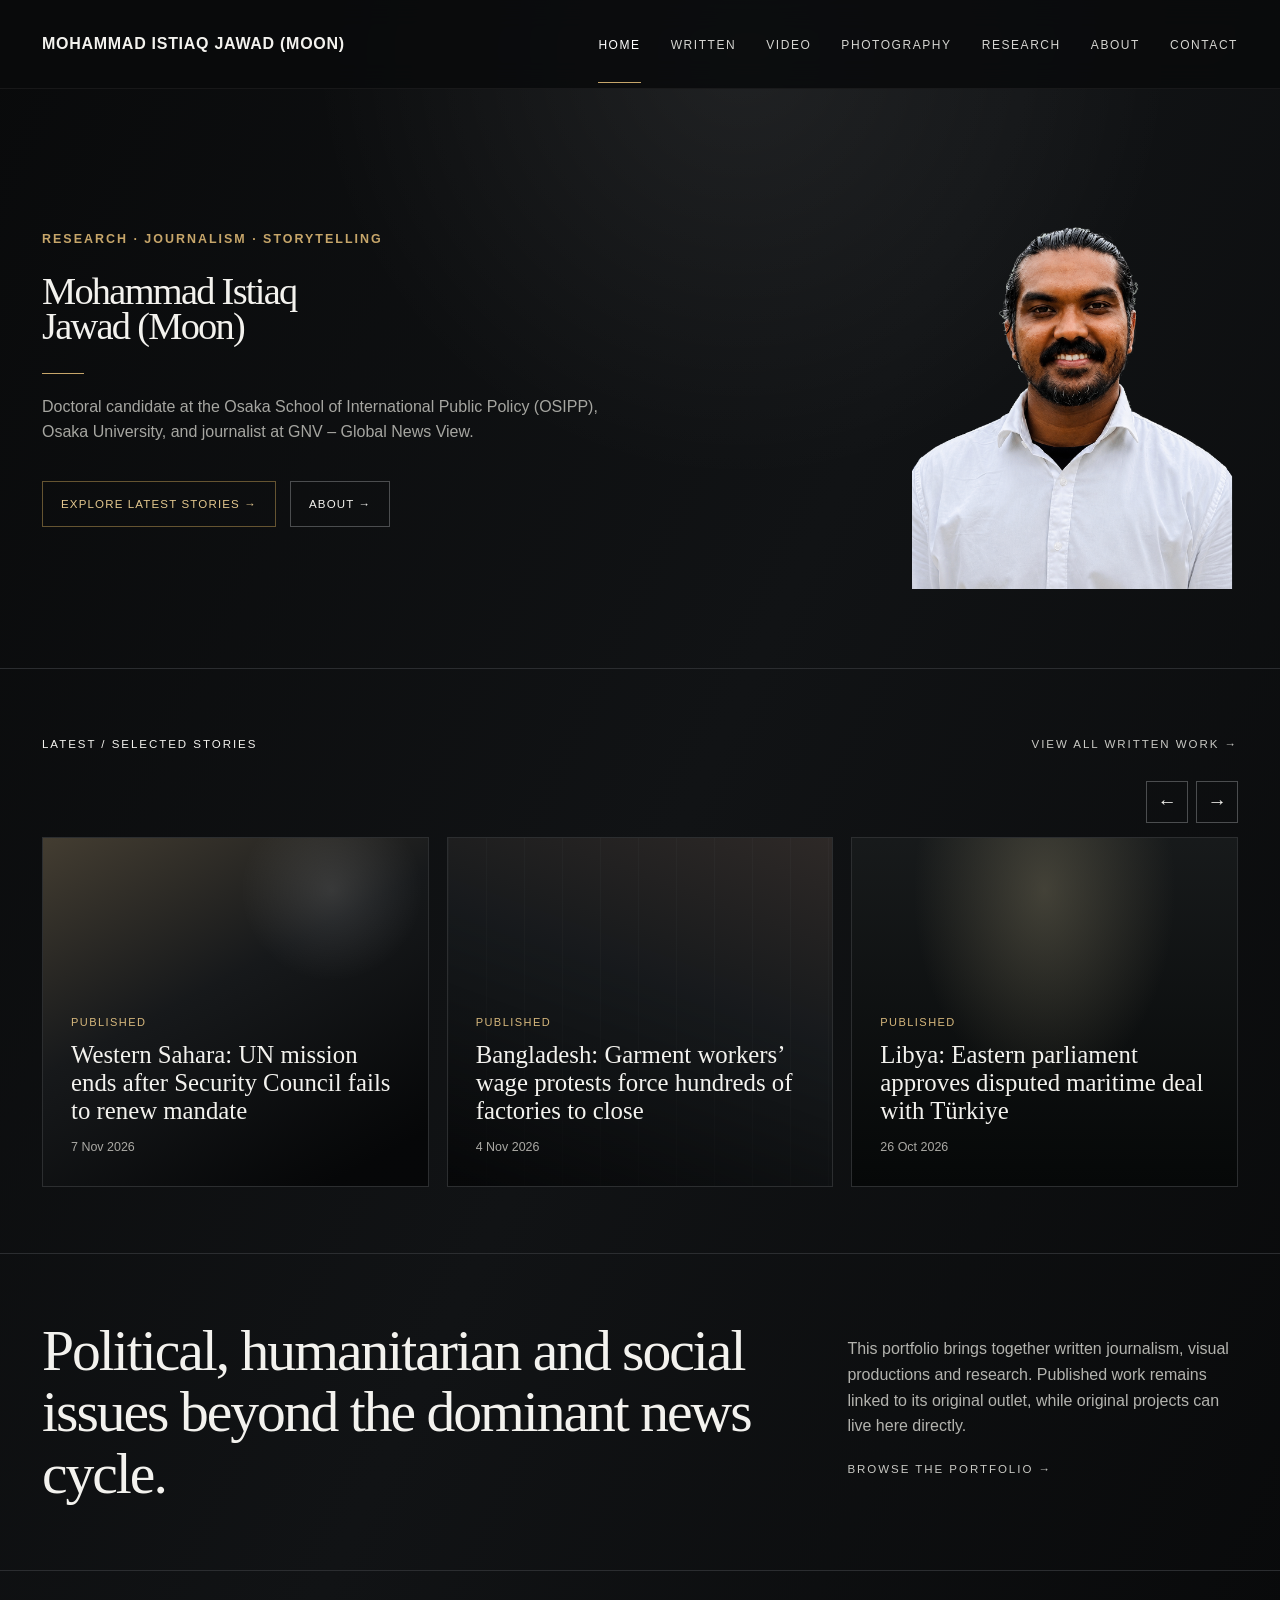
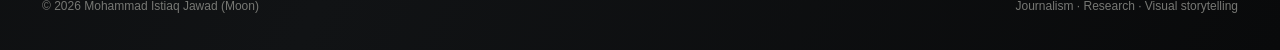
<file: index.html>
<!doctype html><html lang="en"><head><meta charset="utf-8"><meta name="viewport" content="width=device-width,initial-scale=1"><meta name="theme-color" content="#0d0e0f"><title>Mohammad Istiaq Jawad (Moon)</title><link rel="stylesheet" href="assets/styles.css"></head><body><header><div class="wrap nav"><a class="brand" href="index.html">MOHAMMAD ISTIAQ JAWAD (MOON)</a><button class="menu">☰</button><nav class="navlinks"><a href="index.html" class="active">Home</a><a href="written.html" class="">Written</a><a href="video.html" class="">Video</a><a href="photography.html" class="">Photography</a><a href="research.html" class="">Research</a><a href="about.html" class="">About</a><a href="contact.html" class="">Contact</a></nav></div></header><main><section class="hero"><div class="wrap hero-inner"><div class="hero-copy"><div class="kicker">Research · Journalism · Storytelling</div><h1>Mohammad Istiaq<br>Jawad (Moon)</h1><div class="rule"></div><p class="subline">Doctoral candidate at the Osaka School of International Public Policy (OSIPP),<br>Osaka University, and journalist at GNV – Global News View.</p><div class="actions"><a class="button primary" href="#latest">Explore latest stories →</a><a class="button" href="about.html">About →</a></div></div><div class="hero-photo"><img src="assets/images/moon-cutout.png" alt="Mohammad Istiaq Jawad"></div></div></section><section class="section" id="latest"><div class="wrap"><div class="section-head"><div class="section-label">Latest / selected stories</div><a class="section-link" href="written.html">View all written work →</a></div><div class="story-grid"><a class="story-card" href="https://gnv.news/archives/987499576" target="_blank"><div class="story-content"><div class="story-type">Global View</div><div class="story-title">Why Bangladesh and India face a difficult reset</div><div class="story-meta">16 Jul 2026 · South Asia</div></div></a><a class="story-card" href="https://gnv.news/archives/987499688" target="_blank"><div class="story-content"><div class="story-type">GNV News</div><div class="story-title">Cambodia: Undercover report reveals China-linked wildlife trafficking networks</div><div class="story-meta">8 Aug 2026 · Southeast Asia</div></div></a><a class="story-card" href="https://gnv.news/archives/987498708" target="_blank"><div class="story-content"><div class="story-type">GNV News</div><div class="story-title">Rohingya refugee deaths crossing the sea reached record high in 2025</div><div class="story-meta">25 Apr 2026 · Asia</div></div></a></div></div></section><section class="section"><div class="wrap split"><p class="big-copy">Political, humanitarian and social issues beyond the dominant news cycle.</p><div class="side-copy"><p>This portfolio brings together written journalism, visual productions and research. Published work remains linked to its original outlet, while original projects can live here directly.</p><a class="section-link" href="written.html">Browse the portfolio →</a></div></div></section></main><footer><div class="wrap footer-inner"><div>© <span data-year></span> Mohammad Istiaq Jawad (Moon)</div><div>Journalism · Research · Visual storytelling</div></div></footer><script src="assets/site.js"></script></body></html>
</file>
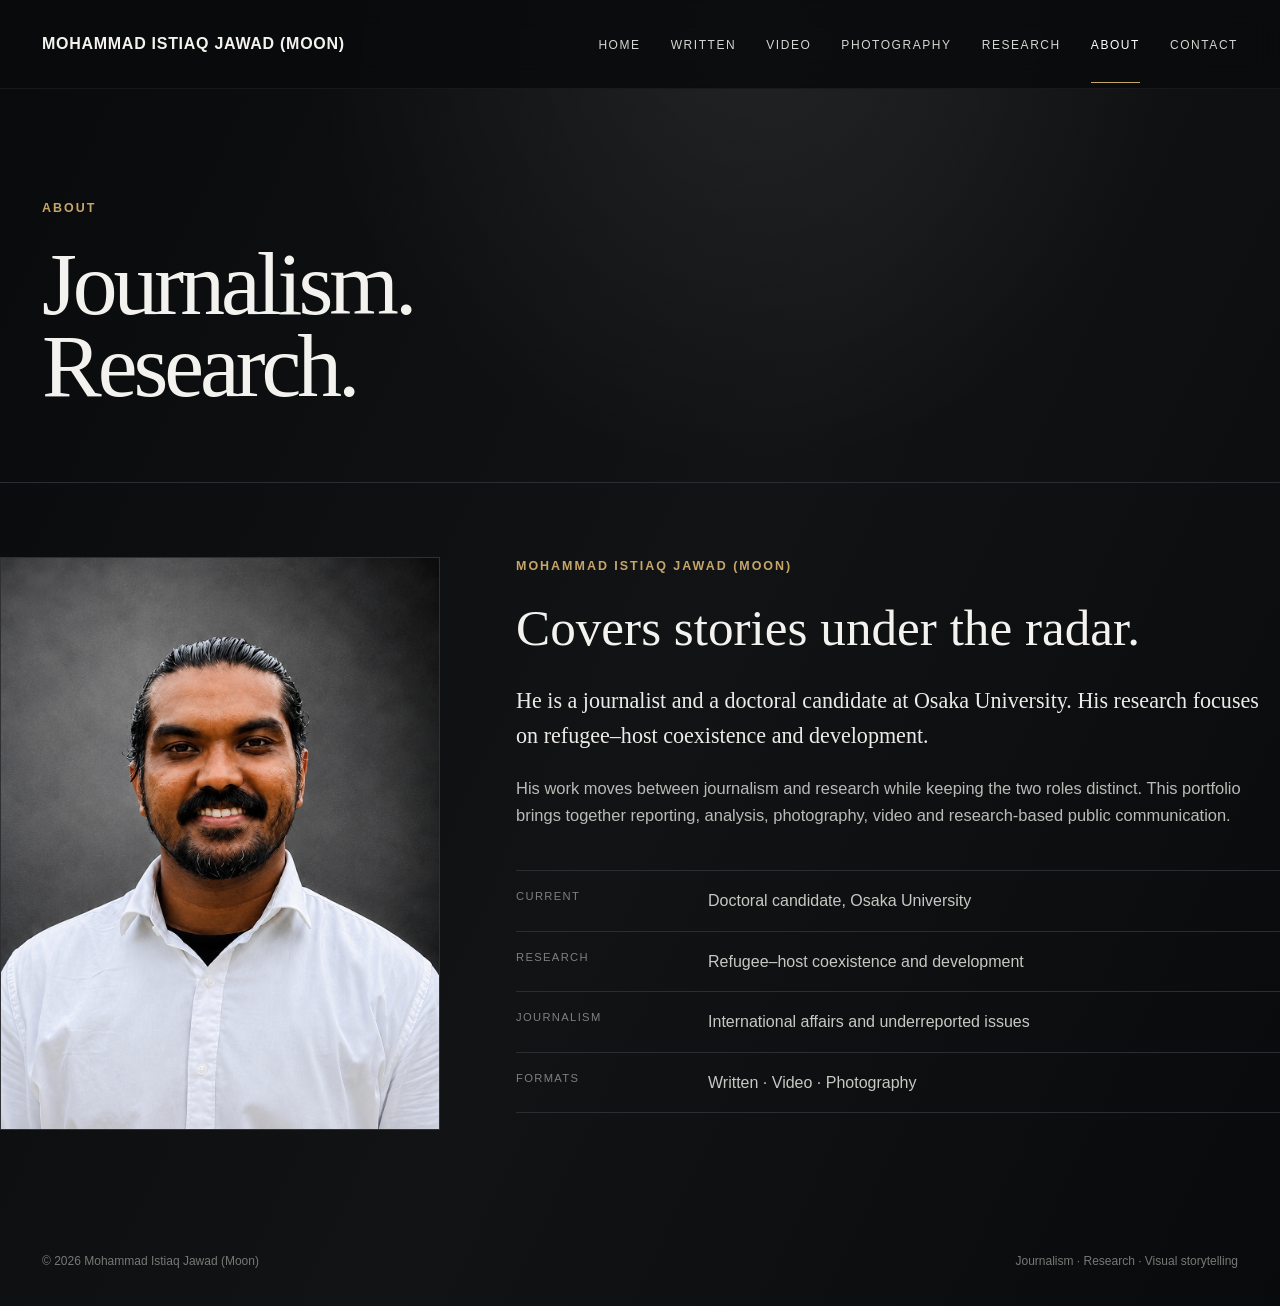
<file: about.html>
<!doctype html><html lang="en"><head><meta charset="utf-8"><meta name="viewport" content="width=device-width,initial-scale=1"><meta name="theme-color" content="#0d0e0f"><title>About — Mohammad Istiaq Jawad</title><link rel="stylesheet" href="assets/styles.css"></head><body><header><div class="wrap nav"><a class="brand" href="index.html">MOHAMMAD ISTIAQ JAWAD (MOON)</a><button class="menu">☰</button><nav class="navlinks"><a href="index.html" class="">Home</a><a href="written.html" class="">Written</a><a href="video.html" class="">Video</a><a href="photography.html" class="">Photography</a><a href="research.html" class="">Research</a><a href="about.html" class="active">About</a><a href="contact.html" class="">Contact</a></nav></div></header><main><section class="page-hero"><div class="wrap"><div class="kicker">About</div><h1>Journalism.<br>Research.</h1></div></section><section><div class="wrap about"><div class="portrait"><img src="assets/images/portrait.png" alt="Portrait of Mohammad Istiaq Jawad (Moon)"></div><div class="about-copy"><div class="kicker">Mohammad Istiaq Jawad (Moon)</div><h2>Covers stories under the radar.</h2><p class="bio-lead">He is a journalist and a doctoral candidate at Osaka University. His research focuses on refugee–host coexistence and development.</p><p>His work moves between journalism and research while keeping the two roles distinct. This portfolio brings together reporting, analysis, photography, video and research-based public communication.</p><div class="facts"><div class="fact"><div class="fact-key">Current</div><div class="fact-value">Doctoral candidate, Osaka University</div></div><div class="fact"><div class="fact-key">Research</div><div class="fact-value">Refugee–host coexistence and development</div></div><div class="fact"><div class="fact-key">Journalism</div><div class="fact-value">International affairs and underreported issues</div></div><div class="fact"><div class="fact-key">Formats</div><div class="fact-value">Written · Video · Photography</div></div></div></div></div></section></main><footer><div class="wrap footer-inner"><div>© <span data-year></span> Mohammad Istiaq Jawad (Moon)</div><div>Journalism · Research · Visual storytelling</div></div></footer><script src="assets/site.js"></script></body></html>
</file>
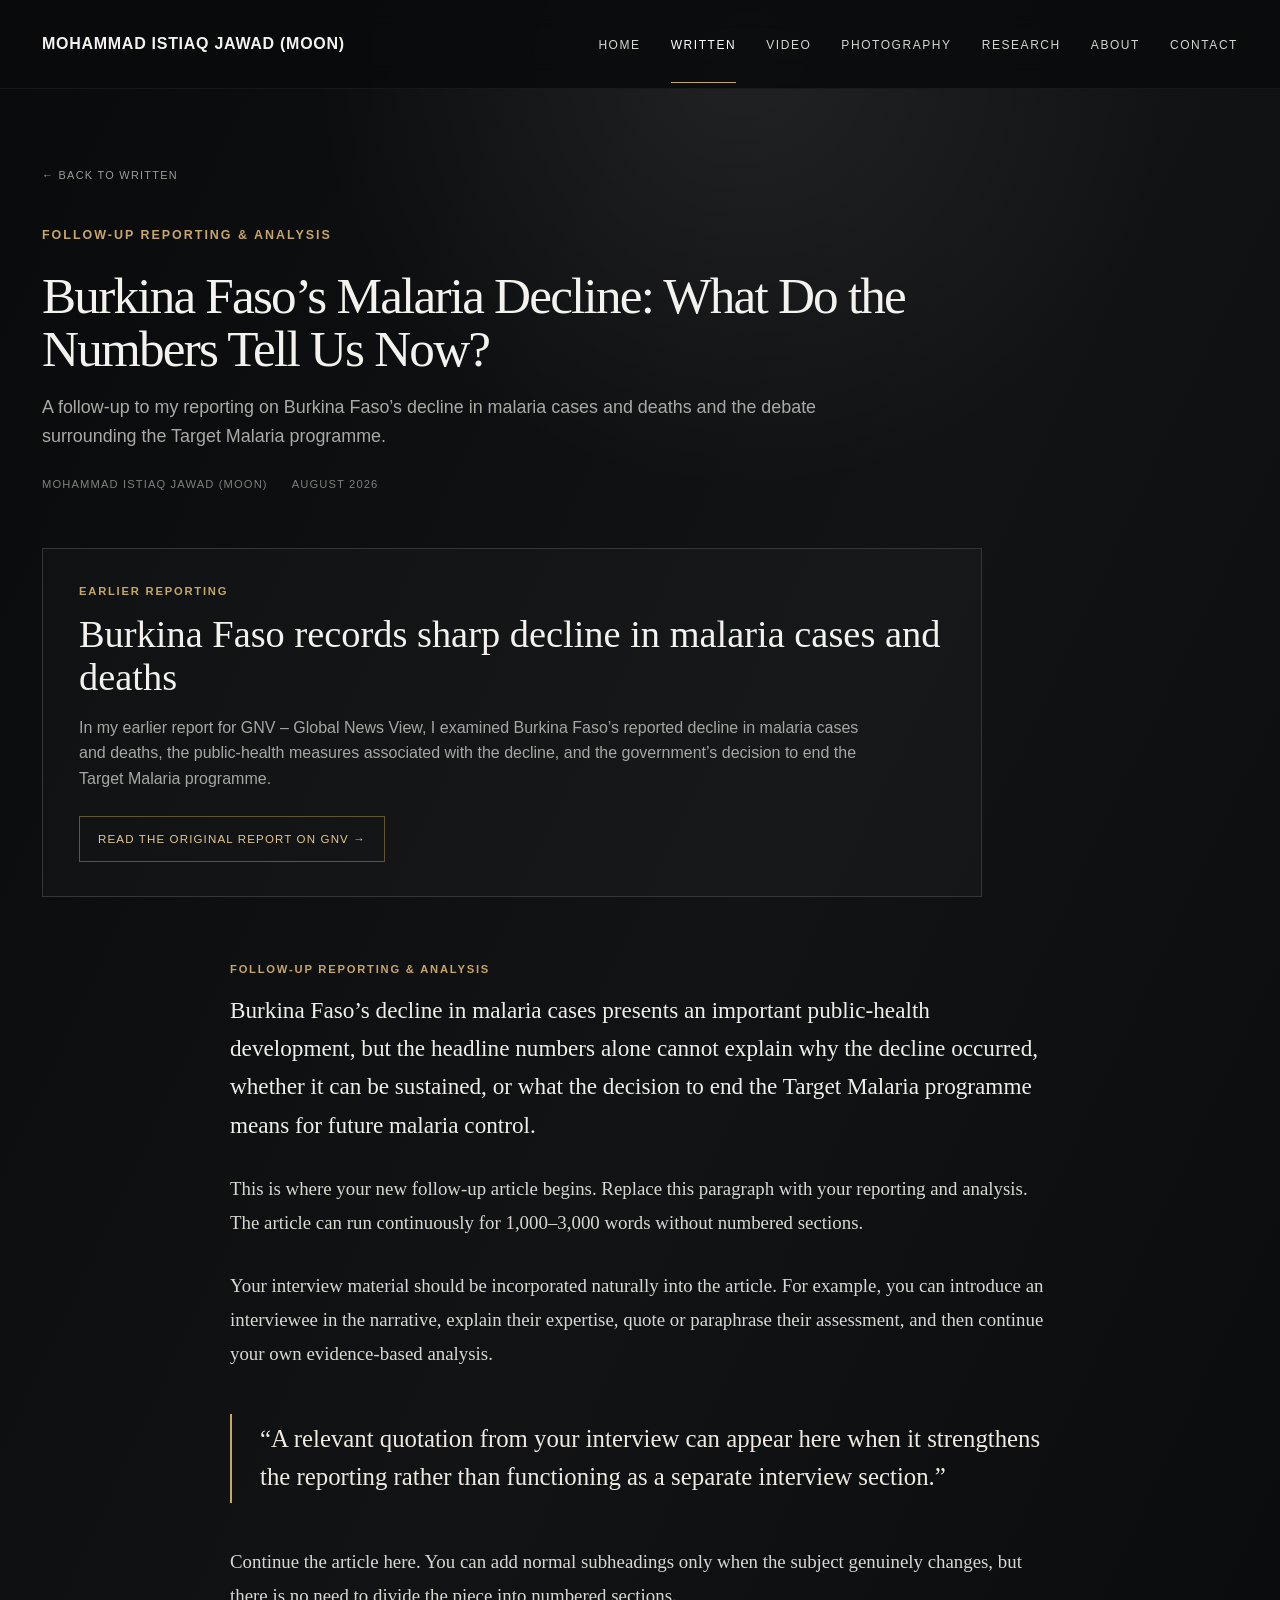
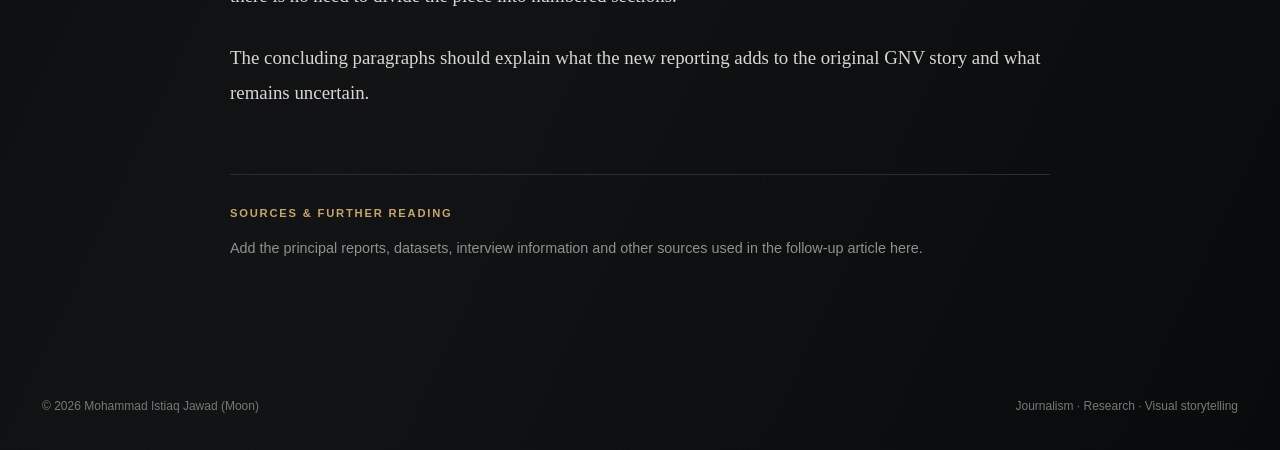
<file: burkina-faso-malaria-followup.html>
<!doctype html><html lang="en"><head><meta charset="utf-8"><meta name="viewport" content="width=device-width,initial-scale=1"><meta name="theme-color" content="#0d0e0f"><title>Burkina Faso’s Malaria Decline — Mohammad Istiaq Jawad</title><link rel="stylesheet" href="assets/styles.css"></head><body><header><div class="wrap nav"><a class="brand" href="index.html">MOHAMMAD ISTIAQ JAWAD (MOON)</a><button class="menu">☰</button><nav class="navlinks"><a href="index.html">Home</a><a href="written.html" class="active">Written</a><a href="video.html">Video</a><a href="photography.html">Photography</a><a href="research.html">Research</a><a href="about.html">About</a><a href="contact.html">Contact</a></nav></div></header><main><article class="followup-article"><div class="wrap"><a class="followup-back" href="written.html">← Back to Written</a><header class="followup-header"><div class="kicker">Follow-up reporting & analysis</div><h1>Burkina Faso’s Malaria Decline: What Do the Numbers Tell Us Now?</h1><p class="followup-deck">A follow-up to my reporting on Burkina Faso’s decline in malaria cases and deaths and the debate surrounding the Target Malaria programme.</p><div class="followup-meta"><span>Mohammad Istiaq Jawad (Moon)</span><span>August 2026</span></div></header><section class="earlier-reporting"><div class="earlier-label">Earlier reporting</div><h2>Burkina Faso records sharp decline in malaria cases and deaths</h2><p>In my earlier report for GNV – Global News View, I examined Burkina Faso’s reported decline in malaria cases and deaths, the public-health measures associated with the decline, and the government’s decision to end the Target Malaria programme.</p><a class="button primary" href="https://gnv.news/archives/987499624" target="_blank" rel="noopener">Read the original report on GNV →</a></section><section class="followup-body" id="follow-up"><div class="followup-label">Follow-up reporting & analysis</div><p class="followup-lead">Burkina Faso’s decline in malaria cases presents an important public-health development, but the headline numbers alone cannot explain why the decline occurred, whether it can be sustained, or what the decision to end the Target Malaria programme means for future malaria control.</p><p>This is where your new follow-up article begins. Replace this paragraph with your reporting and analysis. The article can run continuously for 1,000–3,000 words without numbered sections.</p><p>Your interview material should be incorporated naturally into the article. For example, you can introduce an interviewee in the narrative, explain their expertise, quote or paraphrase their assessment, and then continue your own evidence-based analysis.</p><blockquote class="followup-quote">“A relevant quotation from your interview can appear here when it strengthens the reporting rather than functioning as a separate interview section.”</blockquote><p>Continue the article here. You can add normal subheadings only when the subject genuinely changes, but there is no need to divide the piece into numbered sections.</p><p>The concluding paragraphs should explain what the new reporting adds to the original GNV story and what remains uncertain.</p></section><section class="followup-sources"><div class="followup-label">Sources & further reading</div><p>Add the principal reports, datasets, interview information and other sources used in the follow-up article here.</p></section></div></article></main><footer><div class="wrap footer-inner"><div>© <span data-year></span> Mohammad Istiaq Jawad (Moon)</div><div>Journalism · Research · Visual storytelling</div></div></footer><script src="assets/site.js"></script></body></html>
</file>
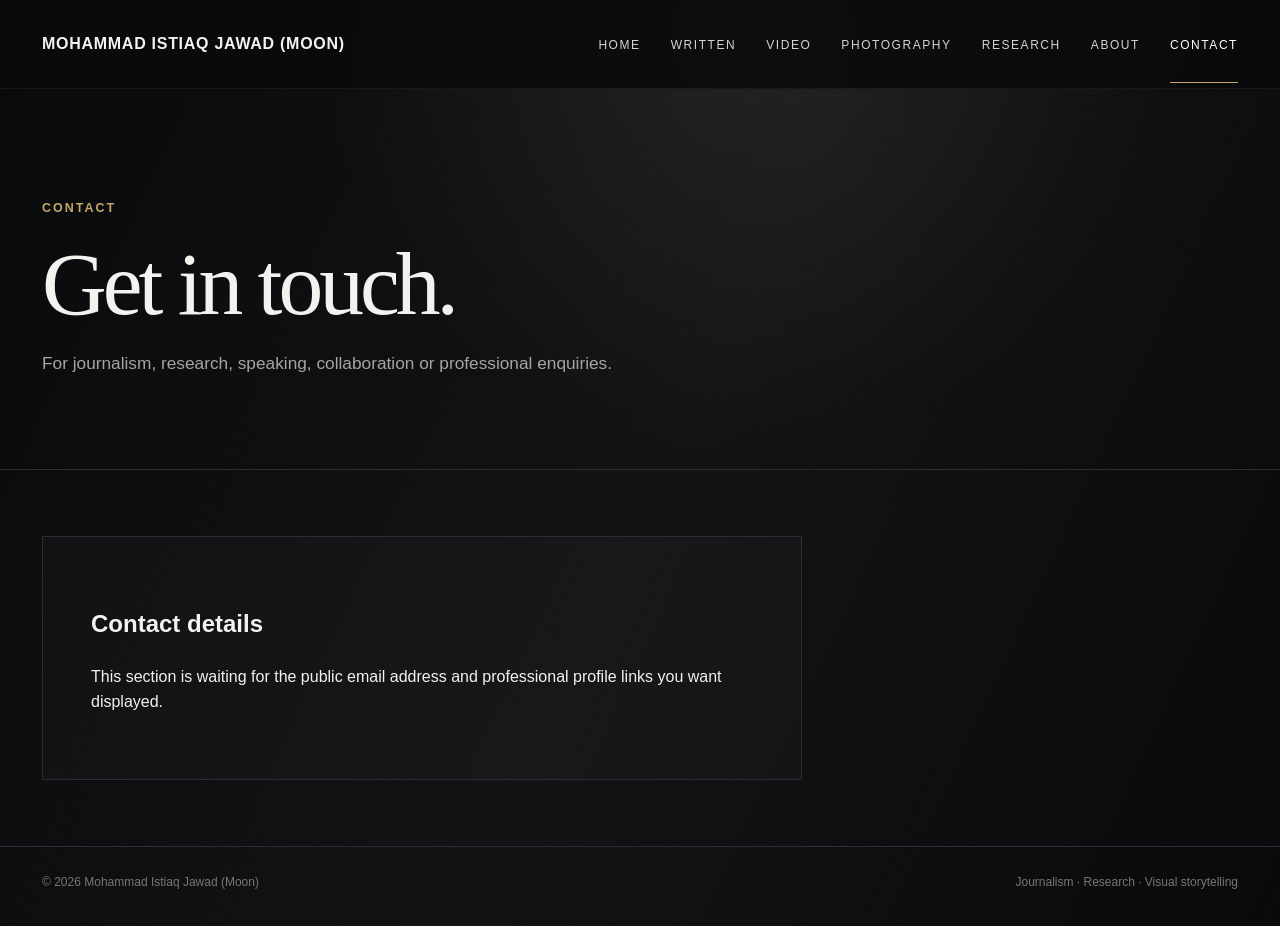
<file: contact.html>
<!doctype html><html lang="en"><head><meta charset="utf-8"><meta name="viewport" content="width=device-width,initial-scale=1"><meta name="theme-color" content="#0d0e0f"><title>Contact — Mohammad Istiaq Jawad</title><link rel="stylesheet" href="assets/styles.css"></head><body><header><div class="wrap nav"><a class="brand" href="index.html">MOHAMMAD ISTIAQ JAWAD (MOON)</a><button class="menu">☰</button><nav class="navlinks"><a href="index.html" class="">Home</a><a href="written.html" class="">Written</a><a href="video.html" class="">Video</a><a href="photography.html" class="">Photography</a><a href="research.html" class="">Research</a><a href="about.html" class="">About</a><a href="contact.html" class="active">Contact</a></nav></div></header><main><section class="page-hero"><div class="wrap"><div class="kicker">Contact</div><h1>Get in touch.</h1><p class="page-intro">For journalism, research, speaking, collaboration or professional enquiries.</p></div></section><section class="section"><div class="wrap"><div class="contact-box"><h2>Contact details</h2><p>This section is waiting for the public email address and professional profile links you want displayed.</p></div></div></section></main><footer><div class="wrap footer-inner"><div>© <span data-year></span> Mohammad Istiaq Jawad (Moon)</div><div>Journalism · Research · Visual storytelling</div></div></footer><script src="assets/site.js"></script></body></html>
</file>
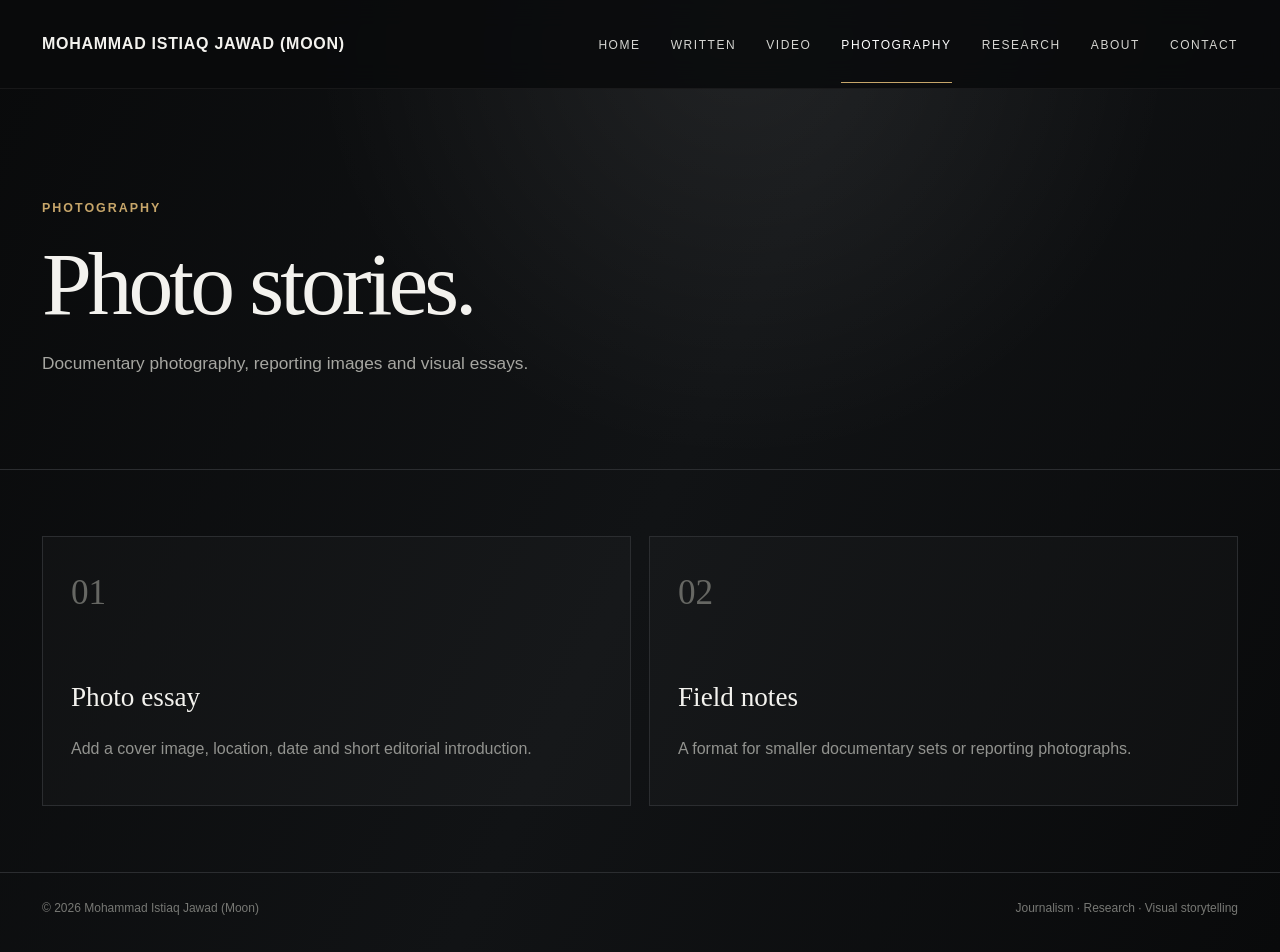
<file: photography.html>
<!doctype html><html lang="en"><head><meta charset="utf-8"><meta name="viewport" content="width=device-width,initial-scale=1"><meta name="theme-color" content="#0d0e0f"><title>Photography — Mohammad Istiaq Jawad</title><link rel="stylesheet" href="assets/styles.css"></head><body><header><div class="wrap nav"><a class="brand" href="index.html">MOHAMMAD ISTIAQ JAWAD (MOON)</a><button class="menu">☰</button><nav class="navlinks"><a href="index.html" class="">Home</a><a href="written.html" class="">Written</a><a href="video.html" class="">Video</a><a href="photography.html" class="active">Photography</a><a href="research.html" class="">Research</a><a href="about.html" class="">About</a><a href="contact.html" class="">Contact</a></nav></div></header><main><section class="page-hero"><div class="wrap"><div class="kicker">Photography</div><h1>Photo stories.</h1><p class="page-intro">Documentary photography, reporting images and visual essays.</p></div></section><section class="section"><div class="wrap placeholder-grid"><div class="placeholder"><div class="num">01</div><div><h3>Photo essay</h3><p>Add a cover image, location, date and short editorial introduction.</p></div></div><div class="placeholder"><div class="num">02</div><div><h3>Field notes</h3><p>A format for smaller documentary sets or reporting photographs.</p></div></div></div></section></main><footer><div class="wrap footer-inner"><div>© <span data-year></span> Mohammad Istiaq Jawad (Moon)</div><div>Journalism · Research · Visual storytelling</div></div></footer><script src="assets/site.js"></script></body></html>
</file>
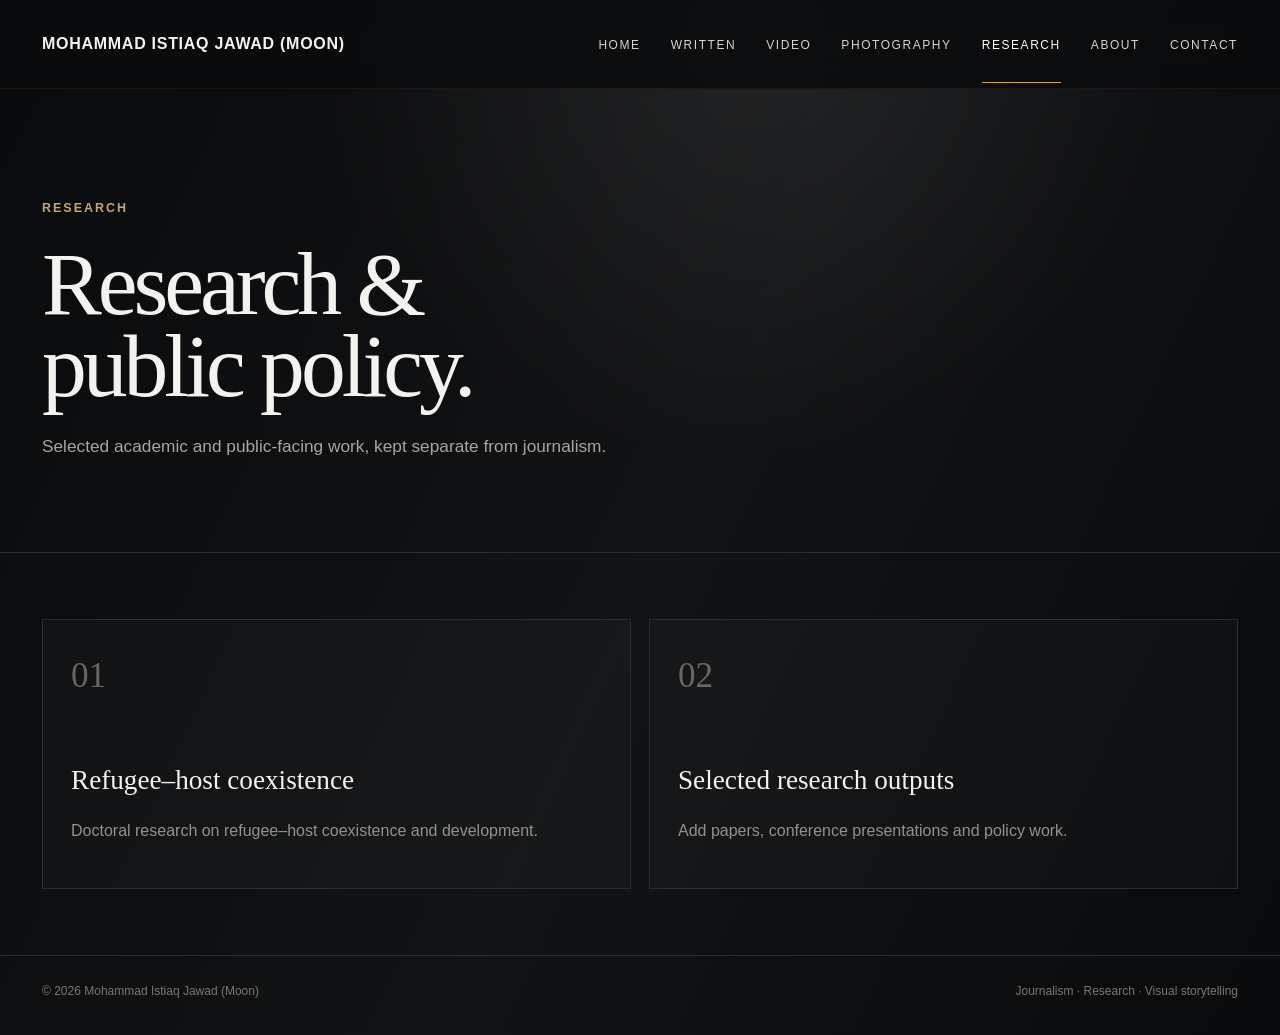
<file: research.html>
<!doctype html><html lang="en"><head><meta charset="utf-8"><meta name="viewport" content="width=device-width,initial-scale=1"><meta name="theme-color" content="#0d0e0f"><title>Research — Mohammad Istiaq Jawad</title><link rel="stylesheet" href="assets/styles.css"></head><body><header><div class="wrap nav"><a class="brand" href="index.html">MOHAMMAD ISTIAQ JAWAD (MOON)</a><button class="menu">☰</button><nav class="navlinks"><a href="index.html" class="">Home</a><a href="written.html" class="">Written</a><a href="video.html" class="">Video</a><a href="photography.html" class="">Photography</a><a href="research.html" class="active">Research</a><a href="about.html" class="">About</a><a href="contact.html" class="">Contact</a></nav></div></header><main><section class="page-hero"><div class="wrap"><div class="kicker">Research</div><h1>Research &<br>public policy.</h1><p class="page-intro">Selected academic and public-facing work, kept separate from journalism.</p></div></section><section class="section"><div class="wrap placeholder-grid"><div class="placeholder"><div class="num">01</div><div><h3>Refugee–host coexistence</h3><p>Doctoral research on refugee–host coexistence and development.</p></div></div><div class="placeholder"><div class="num">02</div><div><h3>Selected research outputs</h3><p>Add papers, conference presentations and policy work.</p></div></div></div></section></main><footer><div class="wrap footer-inner"><div>© <span data-year></span> Mohammad Istiaq Jawad (Moon)</div><div>Journalism · Research · Visual storytelling</div></div></footer><script src="assets/site.js"></script></body></html>
</file>
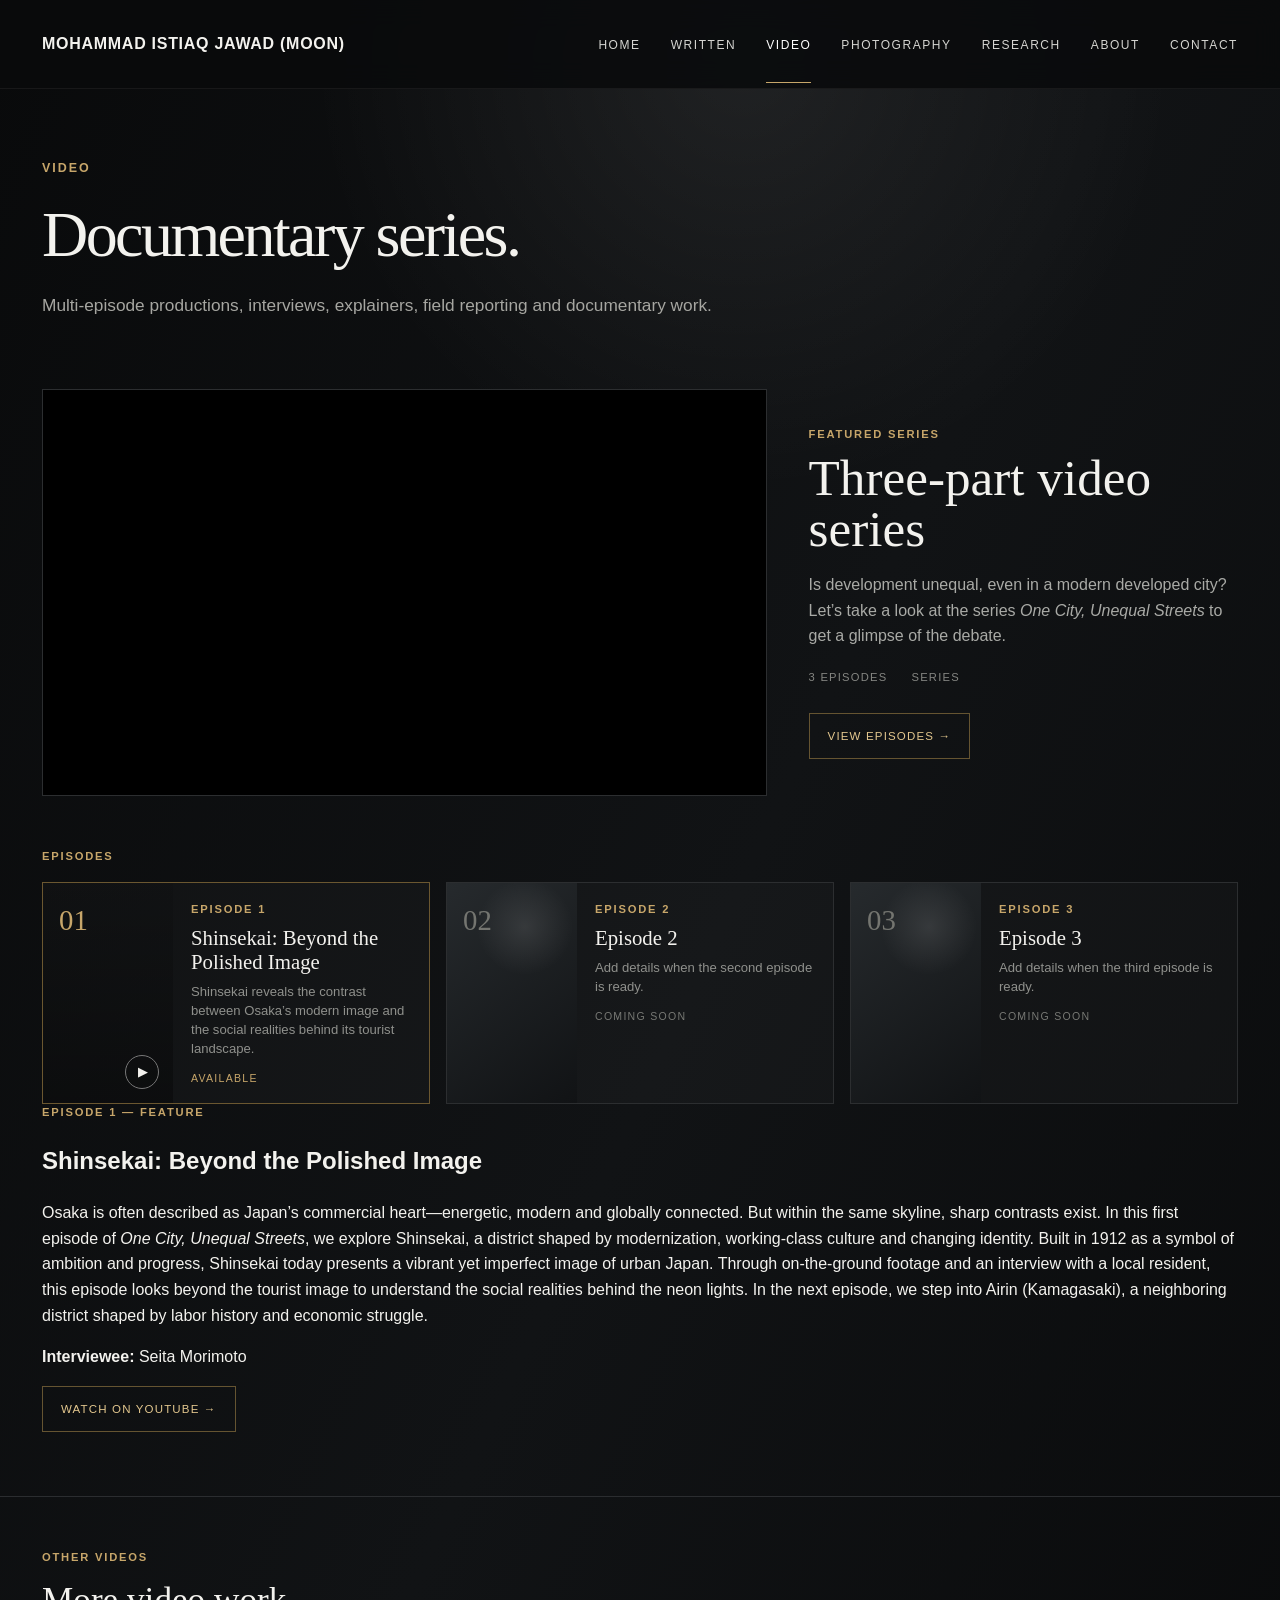
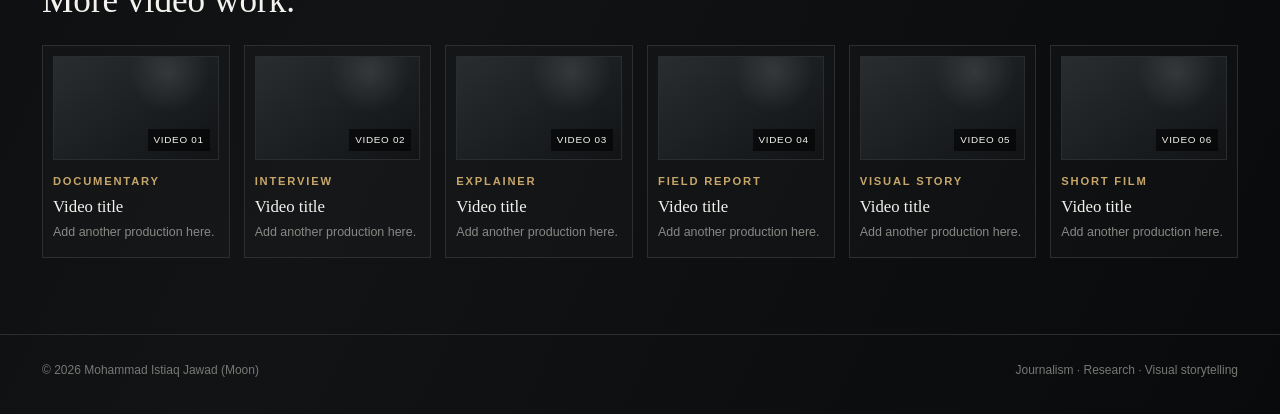
<file: video.html>
<!doctype html><html lang="en"><head><meta charset="utf-8"><meta name="viewport" content="width=device-width,initial-scale=1"><meta name="theme-color" content="#0d0e0f"><title>Video — Mohammad Istiaq Jawad</title><link rel="stylesheet" href="assets/styles.css"></head><body><header><div class="wrap nav"><a class="brand" href="index.html">MOHAMMAD ISTIAQ JAWAD (MOON)</a><button class="menu">☰</button><nav class="navlinks"><a href="index.html">Home</a><a href="written.html">Written</a><a href="video.html" class="active">Video</a><a href="photography.html">Photography</a><a href="research.html">Research</a><a href="about.html">About</a><a href="contact.html">Contact</a></nav></div></header><main><section class="video-hero"><div class="wrap"><div class="kicker">Video</div><h1>Documentary series.</h1><p class="page-intro">Multi-episode productions, interviews, explainers, field reporting and documentary work.</p></div></section><section class="video-feature"><div class="wrap"><div class="featured-series"><div class="featured-player"><div class="youtube-embed"><iframe src="https://www.youtube.com/embed/ClSzEG6Qq-4" title="Episode 1" frameborder="0" allow="accelerometer; autoplay; clipboard-write; encrypted-media; gyroscope; picture-in-picture; web-share" allowfullscreen></iframe></div></div><div class="featured-copy"><div class="video-eyebrow">Featured series</div><h2>Three-part video series</h2><p class="video-series-lead">Is development unequal, even in a modern developed city? Let’s take a look at the series <em>One City, Unequal Streets</em> to get a glimpse of the debate.</p><div class="video-meta"><span>3 episodes</span><span>Series</span></div><a class="button primary" href="#episodes">View episodes →</a></div></div><div class="episode-section" id="episodes"><div class="video-section-head"><div class="video-eyebrow">Episodes</div></div><div class="episode-grid"><article class="episode-card current"><a class="episode-media episode-thumb" href="https://youtu.be/ClSzEG6Qq-4" target="_blank" rel="noopener" style="background-image:url('https://img.youtube.com/vi/ClSzEG6Qq-4/maxresdefault.jpg')"><div class="episode-number">01</div><div class="episode-play">▶</div></a><div class="episode-copy"><div class="video-eyebrow">Episode 1</div><h3>Shinsekai: Beyond the Polished Image</h3><p>Shinsekai reveals the contrast between Osaka’s modern image and the social realities behind its tourist landscape.</p><div class="episode-status available">Available</div></div></article><article class="episode-card"><div class="episode-media"><div class="episode-number">02</div></div><div class="episode-copy"><div class="video-eyebrow">Episode 2</div><h3>Episode 2</h3><p>Add details when the second episode is ready.</p><div class="episode-status">Coming soon</div></div></article><article class="episode-card"><div class="episode-media"><div class="episode-number">03</div></div><div class="episode-copy"><div class="video-eyebrow">Episode 3</div><h3>Episode 3</h3><p>Add details when the third episode is ready.</p><div class="episode-status">Coming soon</div></div></article></div></div><div class="episode-detail"><div class="video-eyebrow">Episode 1 — Feature</div><h2>Shinsekai: Beyond the Polished Image</h2><p>Osaka is often described as Japan’s commercial heart—energetic, modern and globally connected. But within the same skyline, sharp contrasts exist. In this first episode of <em>One City, Unequal Streets</em>, we explore Shinsekai, a district shaped by modernization, working-class culture and changing identity. Built in 1912 as a symbol of ambition and progress, Shinsekai today presents a vibrant yet imperfect image of urban Japan. Through on-the-ground footage and an interview with a local resident, this episode looks beyond the tourist image to understand the social realities behind the neon lights. In the next episode, we step into Airin (Kamagasaki), a neighboring district shaped by labor history and economic struggle.</p><p><strong>Interviewee:</strong> Seita Morimoto</p><a class="button primary" href="https://youtu.be/ClSzEG6Qq-4" target="_blank" rel="noopener">Watch on YouTube →</a></div></div></section><section class="other-videos"><div class="wrap"><div class="video-section-head"><div><div class="video-eyebrow">Other videos</div><h2>More video work.</h2></div></div><div class="other-video-grid"><article class="other-video-card"><div class="other-video-thumb"><span>Video 01</span></div><div class="video-eyebrow">Documentary</div><h3>Video title</h3><p>Add another production here.</p></article><article class="other-video-card"><div class="other-video-thumb"><span>Video 02</span></div><div class="video-eyebrow">Interview</div><h3>Video title</h3><p>Add another production here.</p></article><article class="other-video-card"><div class="other-video-thumb"><span>Video 03</span></div><div class="video-eyebrow">Explainer</div><h3>Video title</h3><p>Add another production here.</p></article><article class="other-video-card"><div class="other-video-thumb"><span>Video 04</span></div><div class="video-eyebrow">Field report</div><h3>Video title</h3><p>Add another production here.</p></article><article class="other-video-card"><div class="other-video-thumb"><span>Video 05</span></div><div class="video-eyebrow">Visual story</div><h3>Video title</h3><p>Add another production here.</p></article><article class="other-video-card"><div class="other-video-thumb"><span>Video 06</span></div><div class="video-eyebrow">Short film</div><h3>Video title</h3><p>Add another production here.</p></article></div></div></section></main><footer><div class="wrap footer-inner"><div>© <span data-year></span> Mohammad Istiaq Jawad (Moon)</div><div>Journalism · Research · Visual storytelling</div></div></footer><script src="assets/site.js"></script></body></html>
</file>
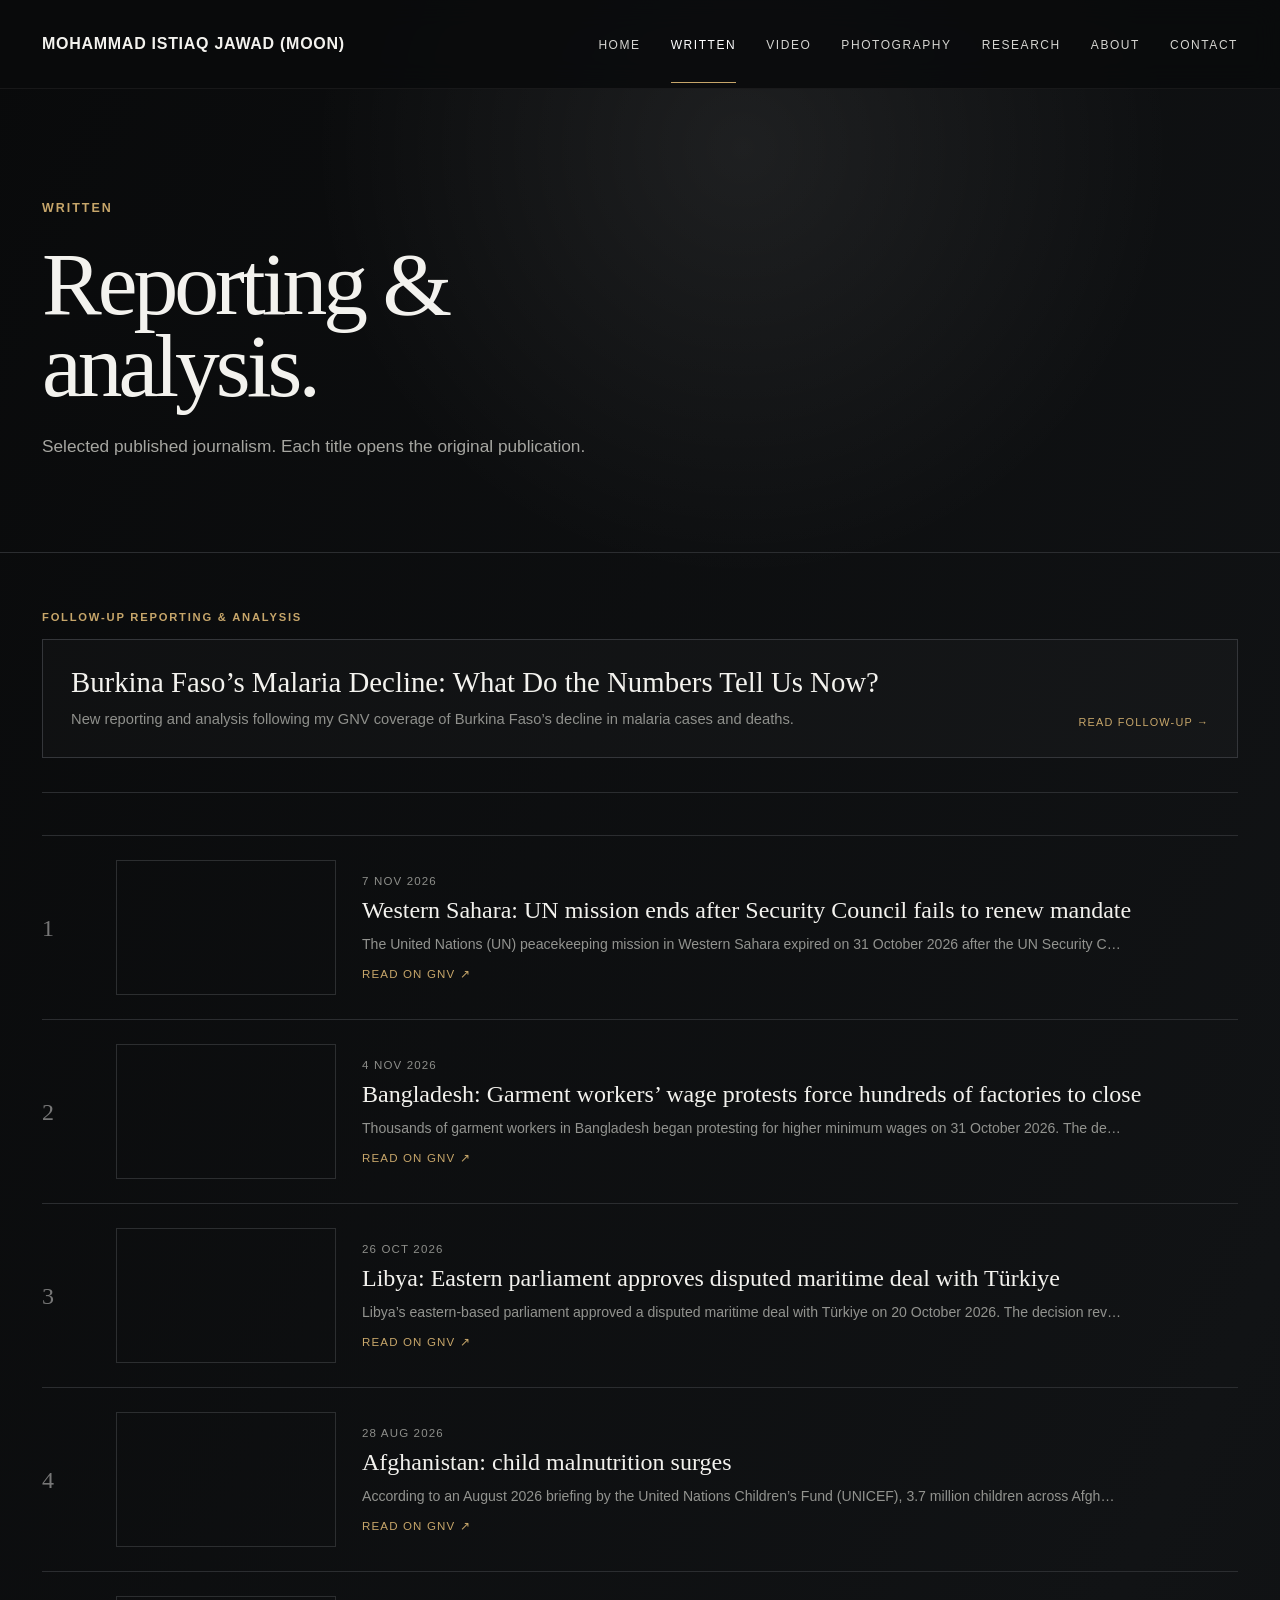
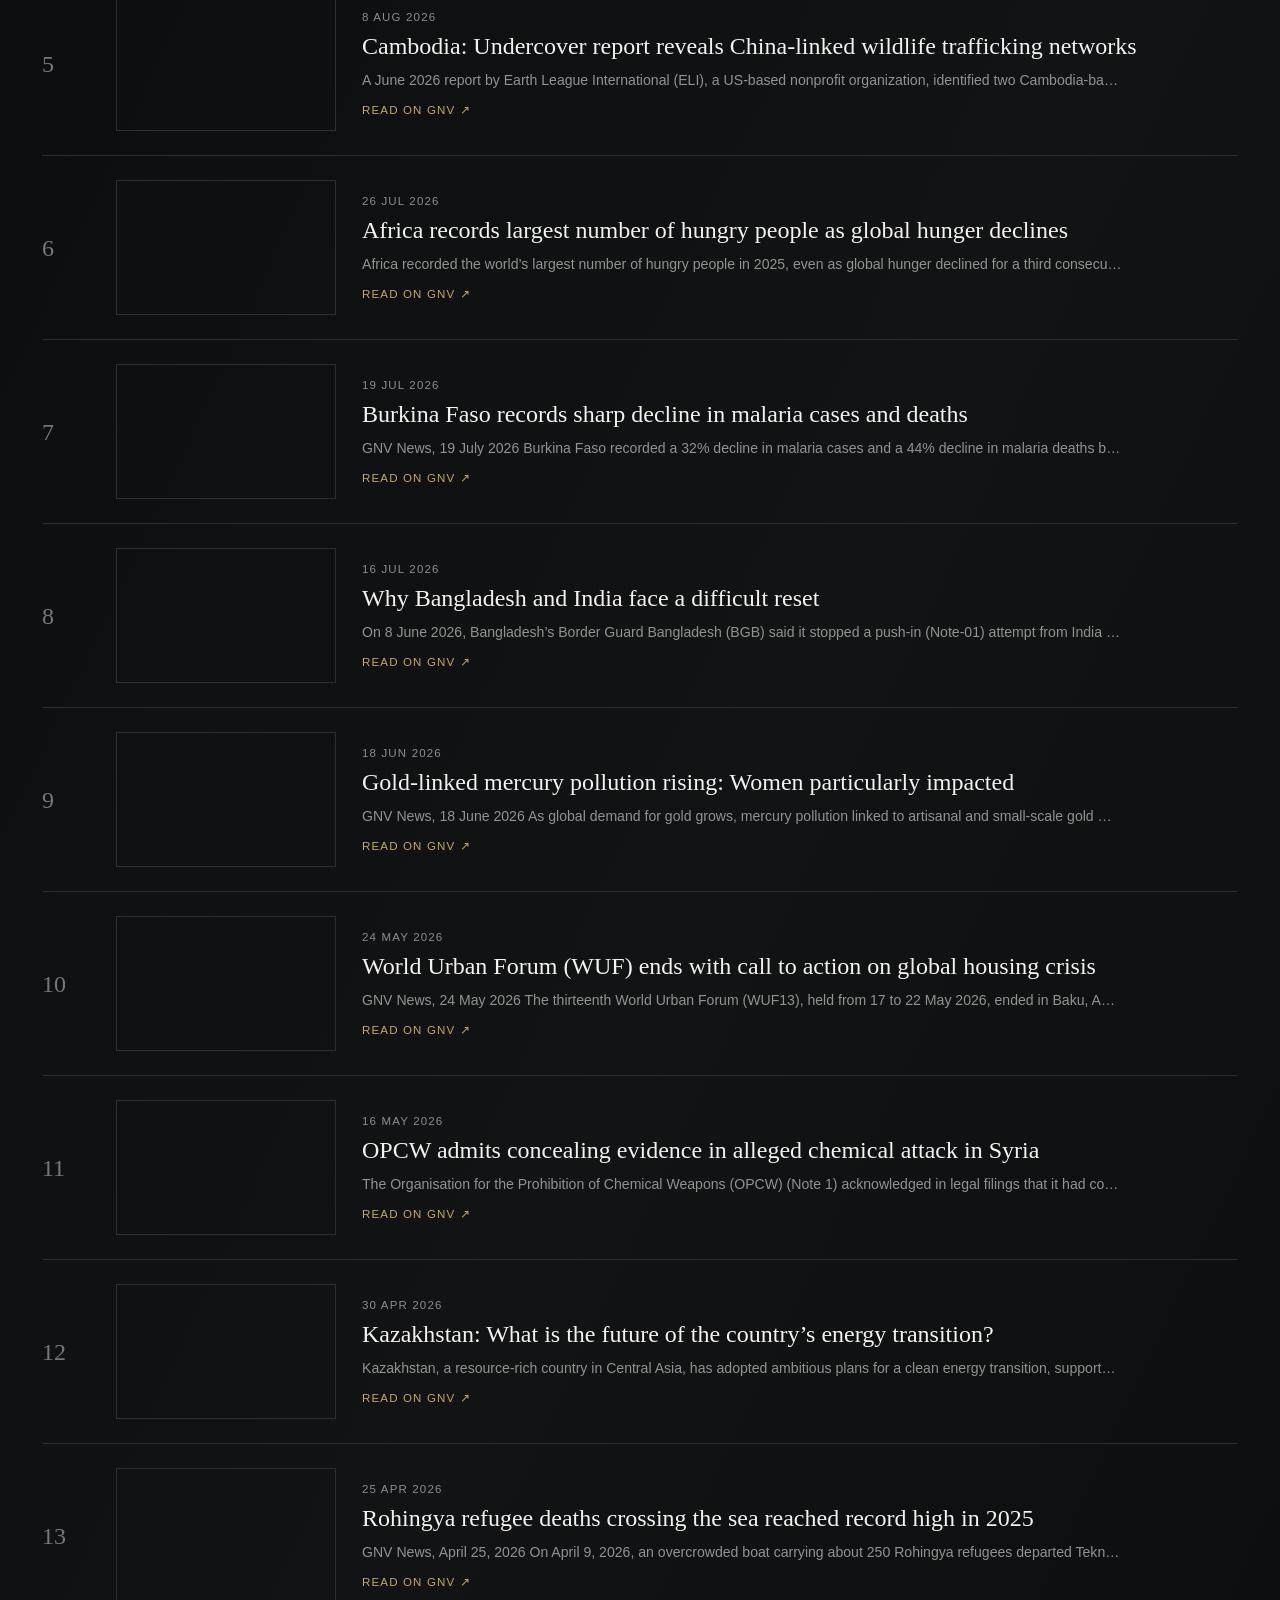
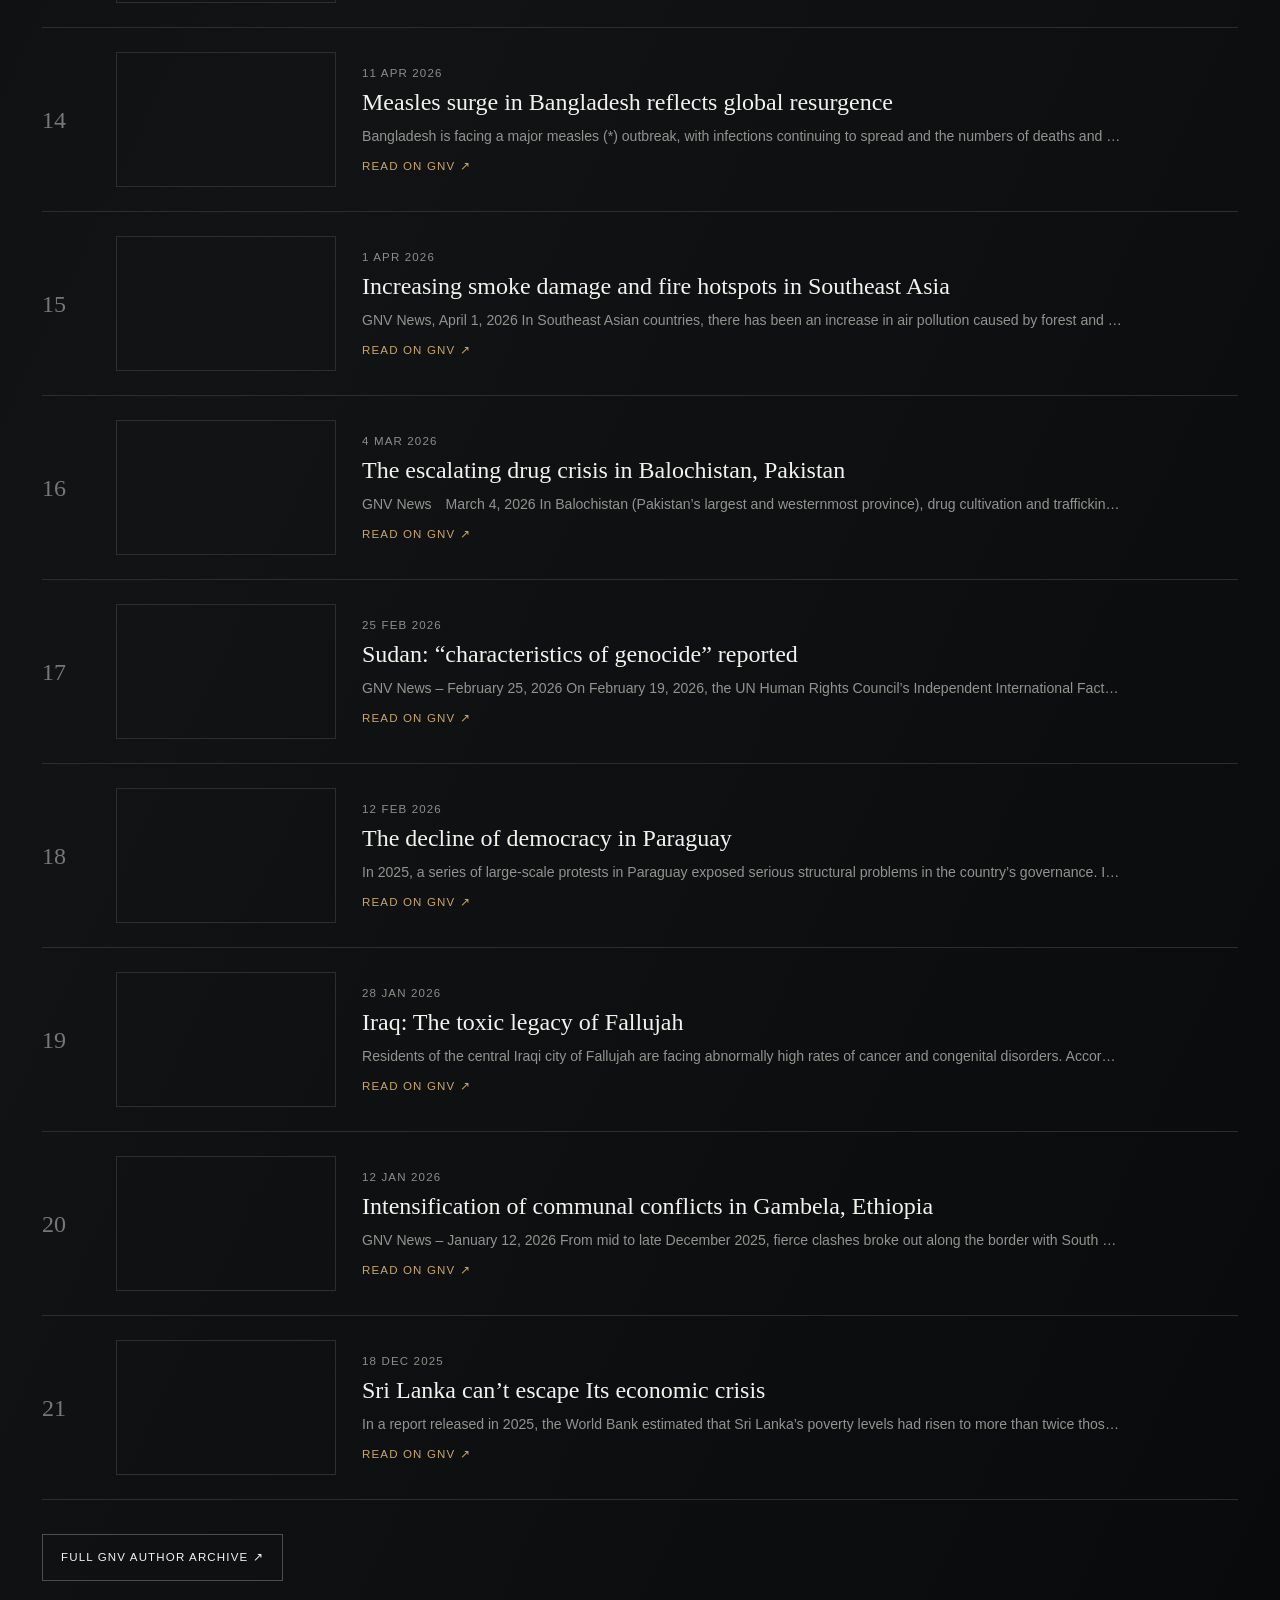
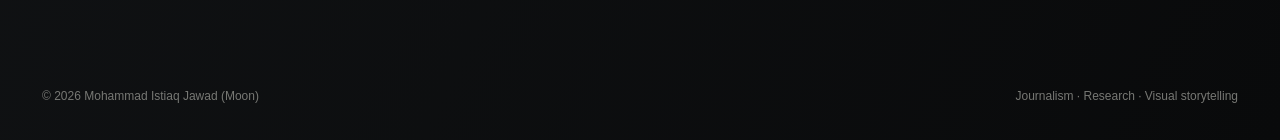
<file: written.html>
<!doctype html><html lang="en"><head><meta charset="utf-8"><meta name="viewport" content="width=device-width,initial-scale=1"><meta name="theme-color" content="#0d0e0f"><title>Written — Mohammad Istiaq Jawad</title><link rel="stylesheet" href="assets/styles.css"></head><body><header><div class="wrap nav"><a class="brand" href="index.html">MOHAMMAD ISTIAQ JAWAD (MOON)</a><button class="menu">☰</button><nav class="navlinks"><a href="index.html" class="">Home</a><a href="written.html" class="active">Written</a><a href="video.html" class="">Video</a><a href="photography.html" class="">Photography</a><a href="research.html" class="">Research</a><a href="about.html" class="">About</a><a href="contact.html" class="">Contact</a></nav></div></header><main><section class="page-hero"><div class="wrap"><div class="kicker">Written</div><h1>Reporting &<br>analysis.</h1><p class="page-intro">Selected published journalism. Each title opens the original publication.</p></div></section><section class="archive"><div class="wrap"><div class="commentary-feature"><div class="video-eyebrow">Follow-up reporting & analysis</div><a class="commentary-feature-link" href="burkina-faso-malaria-followup.html"><div class="commentary-feature-copy"><div class="commentary-feature-title">Burkina Faso’s Malaria Decline: What Do the Numbers Tell Us Now?</div><div class="commentary-feature-desc">New reporting and analysis following my GNV coverage of Burkina Faso’s decline in malaria cases and deaths.</div></div><div class="commentary-feature-arrow">Read follow-up →</div></a></div><div class="archive-list"><a class="archive-item" href="https://gnv.news/archives/987499576" target="_blank"><div class="archive-date">16 Jul 2026</div><div><div class="archive-title">Why Bangladesh and India face a difficult reset</div><div class="archive-desc">A long-form examination of a changing bilateral relationship after a major political transition.</div></div><div class="archive-type">Global View ↗</div></a><a class="archive-item" href="https://gnv.news/archives/987499688" target="_blank"><div class="archive-date">8 Aug 2026</div><div><div class="archive-title">Cambodia: Undercover report reveals China-linked wildlife trafficking networks</div><div class="archive-desc">Reporting on illicit wildlife networks linking Cambodia, regional trafficking routes and Chinese markets.</div></div><div class="archive-type">GNV News ↗</div></a><a class="archive-item" href="https://gnv.news/archives/987498708" target="_blank"><div class="archive-date">25 Apr 2026</div><div><div class="archive-title">Rohingya refugee deaths crossing the sea reached record high in 2025</div><div class="archive-desc">A report on record deaths along dangerous maritime routes used by Rohingya refugees.</div></div><div class="archive-type">GNV News ↗</div></a><a class="archive-item" href="https://gnv.news/archives/987498878" target="_blank"><div class="archive-date">16 May 2026</div><div><div class="archive-title">OPCW admits concealing evidence in alleged chemical attack in Syria</div><div class="archive-desc">A report on renewed scrutiny of evidence and institutional process in the Douma investigation.</div></div><div class="archive-type">GNV News ↗</div></a></div><div style="margin-top:34px"><a class="button" href="https://gnv.news/archives/author/mohammad-istiaq-jawad" target="_blank">Full GNV author archive ↗</a></div></div></section></main><footer><div class="wrap footer-inner"><div>© <span data-year></span> Mohammad Istiaq Jawad (Moon)</div><div>Journalism · Research · Visual storytelling</div></div></footer><script src="assets/site.js"></script></body></html>
</file>
<file: assets/styles.css>
:root{--bg:#0d0e0f;--bg2:#121416;--panel:#17191b;--ink:#f3f2ee;--muted:#a6a6a1;--line:#2b2d30;--accent:#c7a66a;--max:1420px;--serif:Georgia,"Times New Roman",serif;--sans:Arial,Helvetica,sans-serif}*{box-sizing:border-box}html{scroll-behavior:smooth}body{margin:0;background:radial-gradient(circle at 58% 3%,rgba(255,255,255,.075),transparent 27rem),linear-gradient(115deg,#090a0b,#111315 52%,#090a0b);color:var(--ink);font-family:var(--sans);line-height:1.6;min-height:100vh}a{color:inherit}img{max-width:100%;display:block}.wrap{max-width:var(--max);margin:auto;padding:0 42px}header{position:sticky;top:0;z-index:30;background:rgba(10,11,12,.88);backdrop-filter:blur(14px);border-bottom:1px solid rgba(255,255,255,.06)}.nav{min-height:88px;display:flex;align-items:center;justify-content:space-between;gap:30px}.brand{text-decoration:none;font-weight:700;letter-spacing:.045em;font-size:1rem;white-space:nowrap}.navlinks{display:flex;gap:30px}.navlinks a{text-decoration:none;text-transform:uppercase;font-size:.75rem;letter-spacing:.13em;color:#d5d5d1;padding:31px 0 27px;border-bottom:1px solid transparent}.navlinks a:hover,.navlinks a.active{border-color:var(--accent);color:white}.menu{display:none;background:0;border:0;color:white;font-size:1.4rem}.hero{min-height:580px;display:grid;align-items:center;border-bottom:1px solid var(--line)}.hero-inner{padding-top:58px;padding-bottom:58px;width:100%;display:grid;grid-template-columns:1fr 360px;gap:70px;align-items:center}.hero-copy{min-width:0}.hero-photo{display:flex;justify-content:flex-end;align-items:center}.hero-photo img{width:100%;max-width:330px;height:420px;object-fit:contain;object-position:center bottom;border:none;background:transparent}.kicker{color:var(--accent);text-transform:uppercase;letter-spacing:.16em;font-size:.78rem;font-weight:700;margin-bottom:24px}.hero h1,.page-hero h1{font-family:var(--serif);font-weight:500;font-size:clamp(2rem,3vw,3rem);line-height:.92;letter-spacing:-.045em;margin:0}.rule{width:42px;height:1px;background:var(--accent);margin:28px 0 20px}.tagline{font-family:var(--serif);font-size:clamp(1.25rem,2.2vw,1.65rem);margin:0 0 12px}.subline{color:var(--muted);margin:0}.actions{display:flex;gap:14px;margin-top:36px;flex-wrap:wrap}.button{display:inline-flex;gap:26px;align-items:center;text-decoration:none;border:1px solid #4b4d4f;padding:13px 18px;text-transform:uppercase;letter-spacing:.1em;font-size:.72rem}.button.primary{border-color:#655431;color:#e3c78e}.section{padding:66px 0;border-bottom:1px solid var(--line)}.section-head{display:flex;justify-content:space-between;align-items:end;gap:30px;margin-bottom:28px}.section-label,.section-link{text-transform:uppercase;letter-spacing:.17em;font-size:.72rem}.section-link{text-decoration:none;color:#c9c9c4}.story-grid{display:flex;gap:18px;overflow-x:auto;scroll-behavior:smooth;scroll-snap-type:x mandatory;scrollbar-width:none}.story-grid::-webkit-scrollbar{display:none}.story-card{min-height:350px;position:relative;overflow:hidden;text-decoration:none;border:1px solid #2c2e30;background:#17191b;display:flex;align-items:flex-end;flex:0 0 calc((100% - 36px)/3);scroll-snap-align:start;background-size:cover;background-position:center}.story-card:before{content:"";position:absolute;inset:0;background:radial-gradient(circle at 75% 15%,rgba(255,255,255,.12),transparent 22%),linear-gradient(152deg,rgba(91,80,61,.65),rgba(20,23,25,.15) 43%,rgba(5,6,7,.95) 90%)}.story-card:nth-child(2):before{background:linear-gradient(20deg,rgba(5,6,7,.94),rgba(20,25,28,.35) 56%,rgba(85,69,61,.36)),repeating-linear-gradient(90deg,rgba(255,255,255,.03) 0 1px,transparent 1px 38px)}.story-card:nth-child(3):before{background:radial-gradient(ellipse at 50% 15%,rgba(105,100,81,.55),transparent 48%),linear-gradient(180deg,rgba(24,29,27,.25),rgba(5,7,7,.95))}.story-content{position:relative;z-index:2;padding:28px}.story-type{color:#d6b77c;text-transform:uppercase;letter-spacing:.13em;font-size:.69rem;margin-bottom:9px}.story-title{font-family:var(--serif);font-size:1.55rem;line-height:1.12;margin-bottom:14px}.story-meta{color:#aaa9a4;font-size:.78rem}.story-controls{display:flex;justify-content:flex-end;gap:8px;margin-bottom:14px}.story-arrow{width:42px;height:42px;border:1px solid #4b4d4f;background:transparent;color:#f3f2ee;font-size:1.2rem;cursor:pointer}.story-arrow:hover{border-color:var(--accent);color:var(--accent)}.split{display:grid;grid-template-columns:1.3fr .7fr;gap:80px}.big-copy{font-family:var(--serif);font-size:clamp(2.1rem,4.5vw,4rem);line-height:1.06;letter-spacing:-.035em;margin:0}.side-copy{color:#b3b3ae}.page-hero{padding:110px 0 74px;border-bottom:1px solid var(--line)}.page-hero h1{font-size:clamp(3.2rem,7vw,6rem)}.page-intro{max-width:720px;color:var(--muted);font-size:1.08rem;margin-top:25px}.archive{padding:56px 0 80px}.archive-list{border-top:1px solid var(--line)}.archive-item{display:grid;grid-template-columns:130px 1fr 110px;gap:28px;padding:28px 0;border-bottom:1px solid var(--line);text-decoration:none}.archive-date,.archive-type{font-size:.74rem;color:#8d8e8a;text-transform:uppercase;letter-spacing:.1em}.archive-title{font-family:var(--serif);font-size:1.55rem;line-height:1.2}.archive-desc{color:#8f908c;font-size:.9rem;margin-top:8px;max-width:760px}.placeholder-grid{display:grid;grid-template-columns:repeat(2,1fr);gap:18px}.placeholder{min-height:270px;border:1px solid var(--line);background:rgba(255,255,255,.018);padding:28px;display:flex;flex-direction:column;justify-content:space-between}.placeholder h3{font-family:var(--serif);font-size:1.7rem;font-weight:500;margin:0}.placeholder p{color:#92938f}.placeholder .num{color:#666763;font-family:var(--serif);font-size:2.2rem}.about{display:grid;grid-template-columns:minmax(300px,.72fr) minmax(420px,1.25fr);gap:76px;align-items:start;padding:74px 0 96px}.portrait{position:sticky;top:118px;border:1px solid #2e3033;background:#111315;overflow:hidden}.about-copy h2{font-family:var(--serif);font-weight:500;font-size:clamp(2.2rem,4vw,3.6rem);line-height:1.05;margin:0 0 28px}.about-copy p{color:#babbb6;font-size:1.03rem}.bio-lead{font-family:var(--serif);font-size:1.38rem!important;color:#ecebe7!important}.facts{margin-top:42px;border-top:1px solid var(--line)}.fact{display:grid;grid-template-columns:170px 1fr;gap:22px;padding:17px 0;border-bottom:1px solid var(--line)}.fact-key{text-transform:uppercase;letter-spacing:.12em;font-size:.7rem;color:#7f807d}.fact-value{color:#c8c8c3}.contact-box{max-width:760px;padding:48px;border:1px solid var(--line);background:rgba(255,255,255,.018)}footer{padding:26px 0 34px;color:#777874;font-size:.75rem}.footer-inner{display:flex;justify-content:space-between;gap:24px;flex-wrap:wrap}@media(max-width:980px){.hero-inner{grid-template-columns:1fr;gap:36px}.hero-photo{justify-content:flex-start}.hero-photo img{max-width:300px;height:380px}.navlinks{display:none}.menu{display:block}.navlinks.open{display:flex;position:absolute;left:0;right:0;top:88px;background:#0d0e0f;padding:18px 42px 26px;flex-direction:column;gap:0;border-bottom:1px solid var(--line)}.navlinks.open a{padding:12px 0}.story-grid{grid-template-columns:1fr}.story-card{flex:0 0 88%;min-height:420px}.split,.about{grid-template-columns:1fr;gap:38px}.portrait{position:relative;top:auto;max-width:520px}}@media(max-width:650px){.wrap{padding:0 22px}.nav{min-height:72px}.brand{font-size:.8rem}.navlinks.open{top:72px;padding-left:22px}.hero{min-height:520px}.hero h1{font-size:2.4rem}.section{padding:48px 0}.section-head{flex-direction:column;align-items:start;gap:10px}.archive-item{grid-template-columns:1fr;gap:8px}.placeholder-grid{grid-template-columns:1fr}.about{padding:48px 0 70px}.fact{grid-template-columns:1fr;gap:4px}.story-card{flex:0 0 88%!important;width:88%!important;min-width:88%!important;max-width:88%!important;min-height:420px}.story-content{padding:24px}.story-title{font-size:1.45rem}}.written-card{display:grid;grid-template-columns:48px 220px 1fr;gap:26px;align-items:center;padding:24px 0;border-bottom:1px solid var(--line);text-decoration:none}.written-number{font-family:var(--serif);font-size:1.5rem;color:#777}.written-thumb{width:220px;height:135px;background-size:cover;background-position:center;border:1px solid #2c2e30}.written-body{min-width:0}.written-date{font-size:.72rem;letter-spacing:.1em;text-transform:uppercase;color:#8d8e8a;margin-bottom:7px}.written-title{font-family:var(--serif);font-size:1.5rem;line-height:1.15;margin-bottom:8px}.written-desc{font-size:.88rem;color:#92938f;max-width:760px;white-space:nowrap;overflow:hidden;text-overflow:ellipsis}.written-link{margin-top:10px;font-size:.72rem;letter-spacing:.1em;text-transform:uppercase;color:var(--accent)}.written-card:hover .written-title{color:var(--accent)}@media(max-width:700px){.written-card{grid-template-columns:30px 105px 1fr;gap:12px;padding:18px 0}.written-thumb{width:105px;height:80px}.written-number{font-size:1.05rem}.written-title{font-size:1rem}.written-desc{display:none}.written-link{font-size:.62rem}.written-date{font-size:.62rem}}.video-hero{padding:70px 0 34px}.video-hero h1{font-family:var(--serif);font-size:clamp(2.8rem,5vw,4.6rem);line-height:1;font-weight:500;letter-spacing:-.04em;margin:0}.video-feature{padding:0 0 64px;border-bottom:1px solid var(--line)}.featured-series{display:grid;grid-template-columns:minmax(0,1.35fr) minmax(320px,.8fr);gap:42px;align-items:center;padding:18px 0 38px}.featured-player{min-width:0}.video-placeholder{position:relative;aspect-ratio:16/9;border:1px solid #2c2e30;background:radial-gradient(circle at 50% 45%,rgba(255,255,255,.08),transparent 18%),linear-gradient(145deg,#202326,#0d0f10);display:flex;align-items:center;justify-content:center;overflow:hidden}.play-mark{width:72px;height:72px;border:1px solid rgba(255,255,255,.7);border-radius:50%;display:flex;align-items:center;justify-content:center;font-size:1.55rem;padding-left:5px;background:rgba(0,0,0,.25)}.video-placeholder-copy{position:absolute;left:22px;bottom:16px;font-size:.72rem;text-transform:uppercase;letter-spacing:.12em;color:#aaa}.featured-copy h2{font-family:var(--serif);font-weight:500;font-size:clamp(2.2rem,4vw,3.6rem);line-height:1;margin:8px 0 18px}.video-eyebrow{color:var(--accent);text-transform:uppercase;letter-spacing:.16em;font-size:.7rem;font-weight:700}.video-series-lead{color:#a9aaa6;max-width:470px;margin:0 0 20px}.video-meta{display:flex;gap:24px;flex-wrap:wrap;color:#858682;font-size:.7rem;text-transform:uppercase;letter-spacing:.11em;margin-bottom:26px}.episode-section{padding-top:14px}.video-section-head{display:flex;justify-content:space-between;align-items:end;gap:20px;margin-bottom:16px}.episode-grid{display:grid;grid-template-columns:repeat(3,1fr);gap:16px}.episode-card{border:1px solid #2c2e30;background:rgba(255,255,255,.018);display:grid;grid-template-columns:130px 1fr;min-height:160px;overflow:hidden}.episode-card.current{border-color:#6b5730}.episode-media{position:relative;min-height:160px;background:radial-gradient(circle at 60% 20%,rgba(255,255,255,.1),transparent 25%),linear-gradient(145deg,#262a2d,#111315)}.episode-number{position:absolute;top:14px;left:16px;font-family:var(--serif);font-size:1.8rem;color:#747570}.current .episode-number{color:var(--accent)}.episode-play{position:absolute;right:14px;bottom:14px;width:34px;height:34px;border:1px solid #777;border-radius:50%;display:flex;align-items:center;justify-content:center;font-size:.8rem;padding-left:2px}.episode-copy{padding:18px 18px 16px}.episode-copy h3{font-family:var(--serif);font-weight:500;font-size:1.3rem;line-height:1.15;margin:7px 0 8px}.episode-copy p{color:#8f908c;font-size:.82rem;line-height:1.45;margin:0 0 12px}.episode-status{color:#777874;text-transform:uppercase;letter-spacing:.12em;font-size:.66rem}.episode-status.available{color:var(--accent)}.other-videos{padding:52px 0 76px;border-bottom:1px solid var(--line)}.other-videos h2{font-family:var(--serif);font-weight:500;font-size:2.2rem;margin:6px 0 0}.other-video-grid{display:grid;grid-template-columns:repeat(6,1fr);gap:14px}.other-video-card{border:1px solid #2c2e30;background:rgba(255,255,255,.014);padding:10px 10px 16px}.other-video-thumb{aspect-ratio:16/10;border:1px solid #2a2c2e;background:radial-gradient(circle at 70% 15%,rgba(255,255,255,.1),transparent 28%),linear-gradient(145deg,#292d30,#111315);margin-bottom:13px;display:flex;align-items:flex-end;justify-content:flex-end;padding:8px}.other-video-thumb span{background:rgba(0,0,0,.6);padding:3px 6px;font-size:.62rem;letter-spacing:.07em;text-transform:uppercase}.other-video-card h3{font-family:var(--serif);font-weight:500;font-size:1.05rem;line-height:1.2;margin:6px 0}.other-video-card p{color:#888985;font-size:.78rem;line-height:1.45;margin:0}@media(max-width:1100px){.featured-series{grid-template-columns:1fr}.featured-copy{max-width:720px}.episode-grid{grid-template-columns:1fr}.other-video-grid{grid-template-columns:repeat(3,1fr)}}@media(max-width:700px){.video-hero{padding:48px 0 26px}.featured-series{gap:26px}.episode-card{grid-template-columns:105px 1fr}.episode-media{min-height:145px}.other-video-grid{grid-template-columns:repeat(2,1fr)}}@media(max-width:480px){.other-video-grid{grid-template-columns:1fr}}.youtube-embed{position:relative;width:100%;aspect-ratio:16/9;overflow:hidden;border:1px solid #2c2e30;background:#000}.youtube-embed iframe{position:absolute;inset:0;width:100%;height:100%;border:0}.episode-thumb{display:block;background-size:cover!important;background-position:center!important;text-decoration:none}.episode-thumb:after{content:"";position:absolute;inset:0;background:linear-gradient(180deg,rgba(0,0,0,.08),rgba(0,0,0,.35));pointer-events:none}.episode-thumb .episode-number,.episode-thumb .episode-play{z-index:2}.followup-article{padding:72px 0 96px}.followup-back{display:inline-block;margin-bottom:42px;color:#9b9c98;text-decoration:none;text-transform:uppercase;letter-spacing:.12em;font-size:.68rem}.followup-back:hover{color:var(--accent)}.followup-header{max-width:980px;margin-bottom:54px}.followup-header h1{font-family:var(--serif);font-size:clamp(2.2rem,4vw,3.6rem);font-weight:500;line-height:1.02;letter-spacing:-.035em;margin:0 0 18px}.followup-deck{max-width:820px;color:#aaa9a5;font-size:1.12rem;line-height:1.65;margin:0 0 24px}.followup-meta{display:flex;gap:24px;flex-wrap:wrap;color:#7f807c;text-transform:uppercase;letter-spacing:.1em;font-size:.7rem}.earlier-reporting{max-width:940px;border:1px solid #34363a;background:rgba(255,255,255,.018);padding:34px 36px;margin-bottom:64px}.earlier-label,.followup-label{color:var(--accent);text-transform:uppercase;letter-spacing:.16em;font-size:.7rem;font-weight:700;margin-bottom:12px}.earlier-reporting h2{font-family:var(--serif);font-size:clamp(1.8rem,3vw,2.7rem);font-weight:500;line-height:1.12;margin:0 0 16px}.earlier-reporting p{max-width:790px;color:#a6a7a2;margin:0 0 24px}.followup-body{max-width:820px;margin:0 auto}.followup-body p{font-family:var(--serif);font-size:1.18rem;line-height:1.82;color:#d8d7d2;margin:0 0 28px}.followup-body .followup-lead{font-size:1.45rem;line-height:1.65;color:#efeee9}.followup-body h2,.followup-body h3{font-family:var(--serif);font-weight:500;color:#f0efea;margin:46px 0 18px}.followup-body h2{font-size:2rem}.followup-body h3{font-size:1.5rem}.followup-quote{font-family:var(--serif);font-size:1.55rem;line-height:1.55;color:#eeeae2;border-left:2px solid var(--accent);margin:42px 0;padding:6px 0 6px 28px}.followup-sources{max-width:820px;margin:64px auto 0;padding-top:30px;border-top:1px solid var(--line)}.followup-sources p{color:#8f908c;font-size:.9rem}@media(max-width:700px){.followup-article{padding:48px 0 72px}.followup-header h1{font-size:2.7rem}.earlier-reporting{padding:24px 22px;margin-bottom:48px}.followup-body p{font-size:1.08rem;line-height:1.75}.followup-body .followup-lead{font-size:1.28rem}.followup-quote{font-size:1.3rem;padding-left:20px}}.followup-header{position:static!important;top:auto!important;z-index:auto!important;background:transparent!important;backdrop-filter:none!important;border-bottom:none!important}.commentary-feature{margin-bottom:42px;padding-bottom:34px;border-bottom:1px solid var(--line)}.commentary-feature-link{margin-top:12px;display:flex;justify-content:space-between;gap:28px;align-items:end;text-decoration:none;border:1px solid #34363a;background:rgba(255,255,255,.018);padding:26px 28px}.commentary-feature-copy{min-width:0}.commentary-feature-title{font-family:var(--serif);font-size:1.8rem;line-height:1.12;margin-bottom:10px}.commentary-feature-desc{color:#8f908c;font-size:.92rem;max-width:820px}.commentary-feature-arrow{flex:0 0 auto;color:var(--accent);text-transform:uppercase;letter-spacing:.11em;font-size:.68rem;white-space:nowrap}.commentary-feature-link:hover{border-color:#6b5730}.commentary-feature-link:hover .commentary-feature-title{color:var(--accent)}@media(max-width:700px){.commentary-feature-link{flex-direction:column;align-items:flex-start;padding:22px}.commentary-feature-title{font-size:1.4rem}.commentary-feature-arrow{margin-top:4px}}
</file>
